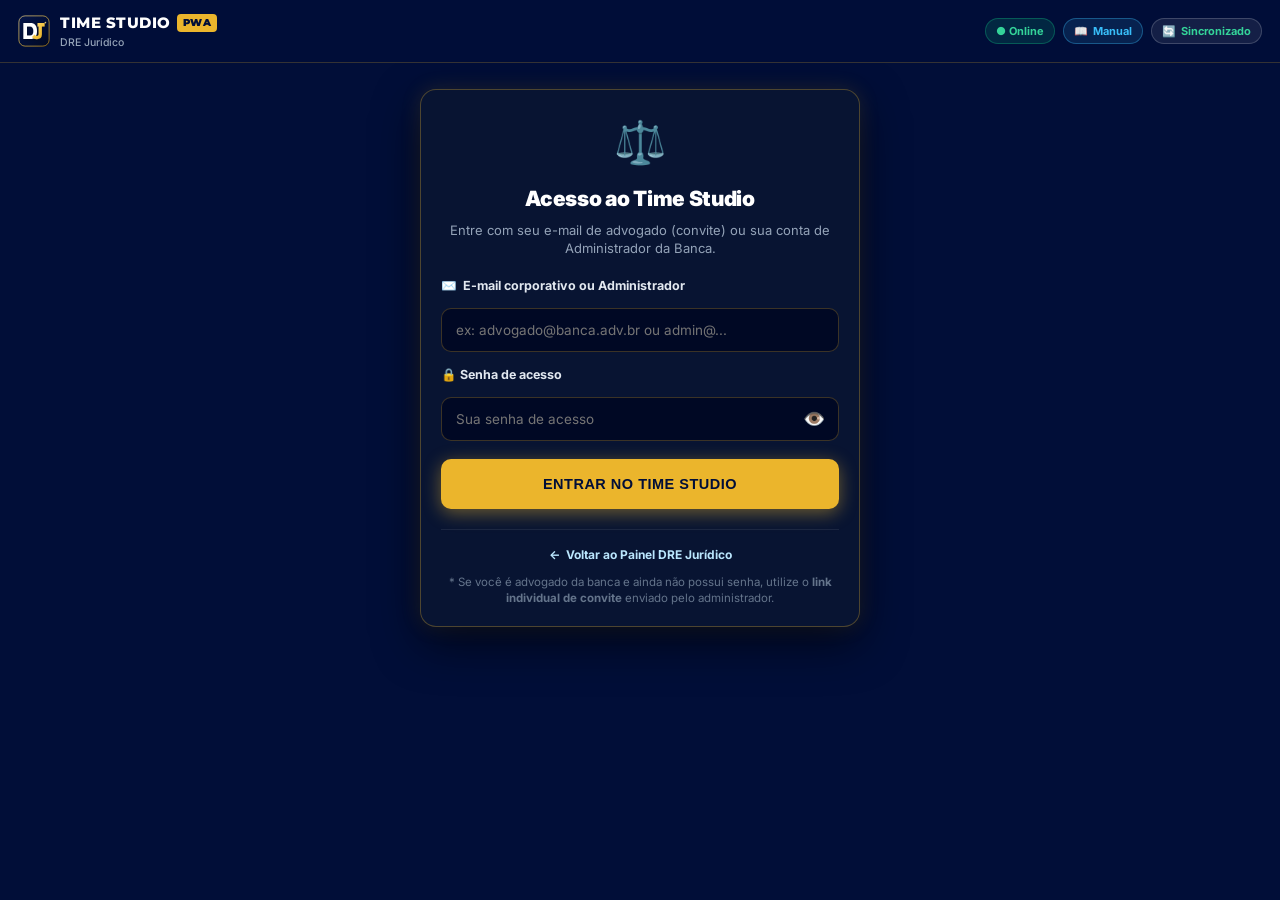
<file: hostinger_public_html/timestudio/index.html>
<!DOCTYPE html>
<html lang="pt-BR">
<head>
  <meta charset="UTF-8" />
  <meta name="viewport" content="width=device-width, initial-scale=1.0, maximum-scale=1.0, user-scalable=no, viewport-fit=cover" />
  <meta http-equiv="Cache-Control" content="no-cache, no-store, must-revalidate" />
  <meta http-equiv="Pragma" content="no-cache" />
  <meta http-equiv="Expires" content="0" />
  <title>Time Studio | DRE Jurídico</title>
  <meta name="description" content="Apontamento inteligente de horas por processo com cronômetro offline resiliente e sincronização automática." />
  <meta name="theme-color" content="#010E38" />
  <meta name="apple-mobile-web-app-capable" content="yes" />
  <meta name="apple-mobile-web-app-status-bar-style" content="black-translucent" />
  <meta name="apple-mobile-web-app-title" content="Time Studio" />
  <link rel="manifest" href="manifest.webmanifest" />
  <link rel="icon" type="image/svg+xml" href="icon-192.svg?v=20261031_dj" />
  <link rel="apple-touch-icon" href="icon-192.svg?v=20261031_dj" />
  <link rel="preconnect" href="https://fonts.googleapis.com" />
  <link rel="preconnect" href="https://fonts.gstatic.com" crossorigin />
  <link href="https://fonts.googleapis.com/css2?family=Inter:wght@400;500;600;700;800;900&family=Montserrat:wght@600;700;800;900&family=JetBrains+Mono:wght@600;700;800&display=swap" rel="stylesheet" />
  <style>
    :root {
      --brand-navy: #010E38;
      --brand-navy-dark: #000824;
      --brand-navy-card: #081432;
      --brand-gold: #EBB52C;
      --gold-hover: #F5C842;
      --text-white: #FFFFFF;
      --text-slate: #94A3B8;
      --bg-page: #010E38;
      --border-subtle: rgba(235, 181, 44, 0.22);
      --success-green: #10B981;
      --danger-red: #EF4444;
      --warning-amber: #F59E0B;
    }

    * {
      box-sizing: border-box;
      margin: 0;
      padding: 0;
      -webkit-tap-highlight-color: transparent;
    }

    body {
      font-family: 'Inter', -apple-system, BlinkMacSystemFont, sans-serif;
      background: var(--bg-page);
      color: var(--text-white);
      min-height: 100vh;
      display: flex;
      flex-direction: column;
      line-height: 1.5;
      overflow-x: hidden;
    }

    /* Top Bar */
    .top-bar {
      background: rgba(1, 14, 56, 0.95);
      backdrop-filter: blur(12px);
      border-bottom: 1px solid var(--border-subtle);
      padding: 12px 18px;
      display: flex;
      align-items: center;
      justify-content: space-between;
      position: sticky;
      top: 0;
      z-index: 100;
    }

    .brand-group {
      display: flex;
      align-items: center;
      gap: 10px;
    }

    .brand-logo {
      width: 32px;
      height: 32px;
    }

    .brand-title {
      display: flex;
      flex-direction: column;
    }

    .app-name {
      font-family: 'Montserrat', sans-serif;
      font-size: 15px;
      font-weight: 800;
      letter-spacing: 0.5px;
      color: #FFFFFF;
      display: flex;
      align-items: center;
      gap: 6px;
    }

    .gold-badge {
      background: var(--brand-gold);
      color: var(--brand-navy);
      font-size: 9.5px;
      font-weight: 900;
      padding: 2px 6px;
      border-radius: 4px;
      letter-spacing: 0.5px;
      text-transform: uppercase;
    }

    .app-sub {
      font-size: 10.5px;
      color: var(--text-slate);
      font-weight: 500;
    }

    .status-group {
      display: flex;
      align-items: center;
      gap: 8px;
    }

    .pill {
      font-size: 11px;
      font-weight: 700;
      padding: 4px 10px;
      border-radius: 20px;
      display: inline-flex;
      align-items: center;
      gap: 5px;
      white-space: nowrap;
    }

    .pill-online {
      background: rgba(16, 185, 129, 0.15);
      color: #34D399;
      border: 1px solid rgba(16, 185, 129, 0.35);
    }

    .pill-offline {
      background: rgba(245, 158, 11, 0.18);
      color: #FBBF24;
      border: 1px solid rgba(245, 158, 11, 0.4);
    }

    .pill-sync {
      background: rgba(255, 255, 255, 0.08);
      color: #E2E8F0;
      border: 1px solid rgba(255, 255, 255, 0.18);
      cursor: pointer;
    }

    .btn-logout {
      background: rgba(239, 68, 68, 0.12);
      border: 1px solid rgba(239, 68, 68, 0.3);
      color: #FCA5A5;
      padding: 4px 8px;
      border-radius: 6px;
      font-size: 11px;
      font-weight: 600;
      cursor: pointer;
      transition: all 0.2s;
    }

    .btn-logout:hover {
      background: #EF4444;
      color: #FFFFFF;
    }

    /* Container */
    .container {
      max-width: 600px;
      width: 100%;
      margin: 0 auto;
      padding: 16px 14px 40px;
      flex: 1;
      display: flex;
      flex-direction: column;
    }

    /* Tabs */
    .nav-tabs {
      display: flex;
      gap: 6px;
      background: rgba(8, 20, 50, 0.8);
      padding: 5px;
      border-radius: 12px;
      border: 1px solid var(--border-subtle);
      margin-bottom: 20px;
    }

    .nav-tab {
      flex: 1;
      text-align: center;
      padding: 10px 8px;
      border-radius: 8px;
      border: none;
      background: transparent;
      color: var(--text-slate);
      font-size: 12px;
      font-weight: 700;
      cursor: pointer;
      display: flex;
      align-items: center;
      justify-content: center;
      gap: 6px;
      transition: all 0.2s;
    }

    .nav-tab:hover {
      color: #FFFFFF;
      background: rgba(255, 255, 255, 0.04);
    }

    .nav-tab.active {
      background: var(--brand-gold);
      color: var(--brand-navy);
      font-weight: 800;
      box-shadow: 0 2px 10px rgba(235, 181, 44, 0.3);
    }

    /* Cards */
    .card {
      background: var(--brand-navy-card);
      border: 1px solid var(--border-subtle);
      border-radius: 16px;
      padding: 20px;
      margin-bottom: 20px;
      box-shadow: 0 8px 32px rgba(0, 0, 0, 0.35);
    }

    /* Timer Widget */
    .timer-container {
      text-align: center;
      display: flex;
      flex-direction: column;
      align-items: center;
      gap: 16px;
    }

    .timer-clock {
      font-family: 'JetBrains Mono', monospace;
      font-size: 48px;
      font-weight: 800;
      color: #FFFFFF;
      letter-spacing: 2px;
      background: rgba(0, 0, 0, 0.35);
      border: 2px solid rgba(235, 181, 44, 0.35);
      border-radius: 20px;
      padding: 16px 24px;
      width: 100%;
      text-shadow: 0 0 20px rgba(235, 181, 44, 0.3);
      user-select: none;
    }

    .timer-clock.running {
      border-color: var(--brand-gold);
      color: #FFFBEB;
      box-shadow: 0 0 30px rgba(235, 181, 44, 0.25);
    }

    .timer-clock.paused {
      border-color: var(--warning-amber);
      color: #FEF3C7;
      animation: pulse 1.5s infinite;
    }

    @keyframes pulse {
      0%, 100% { opacity: 1; }
      50% { opacity: 0.6; }
    }

    .timer-state-tag {
      font-size: 11.5px;
      font-weight: 800;
      text-transform: uppercase;
      letter-spacing: 1px;
      padding: 4px 12px;
      border-radius: 20px;
      display: inline-block;
    }

    .timer-state-tag.stopped { background: rgba(255, 255, 255, 0.08); color: #94A3B8; }
    .timer-state-tag.running { background: rgba(16, 185, 129, 0.2); color: #34D399; border: 1px solid rgba(16, 185, 129, 0.4); }
    .timer-state-tag.paused { background: rgba(245, 158, 11, 0.2); color: #FBBF24; border: 1px solid rgba(245, 158, 11, 0.4); }

    .timer-controls {
      display: flex;
      gap: 10px;
      width: 100%;
      justify-content: center;
      flex-wrap: wrap;
    }

    .btn {
      padding: 12px 20px;
      border-radius: 10px;
      border: none;
      font-size: 13.5px;
      font-weight: 800;
      cursor: pointer;
      display: inline-flex;
      align-items: center;
      justify-content: center;
      gap: 8px;
      transition: all 0.18s ease;
      min-height: 44px;
    }

    .btn-gold {
      background: var(--brand-gold);
      color: var(--brand-navy);
    }

    .btn-gold:hover {
      background: var(--gold-hover);
      box-shadow: 0 4px 16px rgba(235, 181, 44, 0.4);
      transform: translateY(-1px);
    }

    .btn-pause {
      background: rgba(245, 158, 11, 0.2);
      border: 1px solid rgba(245, 158, 11, 0.4);
      color: #FBBF24;
    }

    .btn-pause:hover {
      background: #F59E0B;
      color: #000;
    }

    .btn-stop {
      background: rgba(239, 68, 68, 0.2);
      border: 1px solid rgba(239, 68, 68, 0.4);
      color: #FCA5A5;
    }

    .btn-stop:hover {
      background: #EF4444;
      color: #FFF;
    }

    .btn-secondary {
      background: rgba(255, 255, 255, 0.08);
      border: 1px solid rgba(255, 255, 255, 0.16);
      color: #E2E8F0;
    }

    .btn-secondary:hover {
      background: rgba(255, 255, 255, 0.15);
      border-color: #FFF;
    }

    /* Forms */
    .form-group {
      display: flex;
      flex-direction: column;
      gap: 6px;
      margin-bottom: 14px;
      text-align: left;
      width: 100%;
    }

    .form-group label {
      font-size: 12px;
      font-weight: 700;
      color: #CBD5E1;
      display: flex;
      align-items: center;
      gap: 5px;
    }

    .form-control {
      width: 100%;
      padding: 10px 14px;
      border-radius: 10px;
      border: 1px solid rgba(235, 181, 44, 0.25);
      background: #000824;
      color: #FFFFFF;
      font-size: 13.5px;
      font-family: inherit;
      outline: none;
      transition: all 0.2s;
    }

    .form-control:focus {
      border-color: var(--brand-gold);
      box-shadow: 0 0 0 2px rgba(235, 181, 44, 0.25);
    }

    textarea.form-control {
      resize: vertical;
      min-height: 80px;
    }

    /* History Feed */
    .history-item {
      background: rgba(0, 0, 0, 0.3);
      border: 1px solid rgba(255, 255, 255, 0.08);
      border-radius: 12px;
      padding: 14px 16px;
      margin-bottom: 12px;
      display: flex;
      flex-direction: column;
      gap: 8px;
      transition: all 0.2s;
    }

    .history-item:hover {
      border-color: var(--border-subtle);
      background: rgba(0, 0, 0, 0.4);
    }

    .history-header {
      display: flex;
      justify-content: space-between;
      align-items: flex-start;
      gap: 8px;
    }

    .history-title {
      font-size: 13.5px;
      font-weight: 800;
      color: #FFFFFF;
    }

    .history-time {
      font-family: 'JetBrains Mono', monospace;
      font-size: 14px;
      font-weight: 800;
      color: var(--brand-gold);
      white-space: nowrap;
    }

    .history-desc {
      font-size: 12.5px;
      color: #94A3B8;
      line-height: 1.4;
    }

    .history-footer {
      display: flex;
      justify-content: space-between;
      align-items: center;
      padding-top: 6px;
      border-top: 1px solid rgba(255, 255, 255, 0.05);
      font-size: 11px;
      color: #64748B;
    }

    /* Badges */
    .badge-pending {
      background: rgba(245, 158, 11, 0.15);
      color: #FBBF24;
      border: 1px solid rgba(245, 158, 11, 0.3);
    }

    .badge-approved {
      background: rgba(16, 185, 129, 0.15);
      color: #34D399;
      border: 1px solid rgba(16, 185, 129, 0.3);
    }

    .badge-rejected {
      background: rgba(239, 68, 68, 0.15);
      color: #FCA5A5;
      border: 1px solid rgba(239, 68, 68, 0.3);
    }

    .badge-stage {
      background: rgba(14, 165, 233, 0.15);
      color: #38BDF8;
      border: 1px solid rgba(14, 165, 233, 0.3);
      font-size: 10.5px;
      font-weight: 700;
    }

    .badge-activity {
      background: rgba(168, 85, 247, 0.15);
      color: #C084FC;
      border: 1px solid rgba(168, 85, 247, 0.3);
      font-size: 10.5px;
      font-weight: 700;
    }

    /* Screen Views */
    .view-screen {
      display: none;
    }

    .view-screen.active {
      display: block;
      animation: fadeIn 0.25s ease-out;
    }

    @keyframes fadeIn {
      from { opacity: 0; transform: translateY(6px); }
      to { opacity: 1; transform: translateY(0); }
    }

    /* Alerts */
    .alert-box {
      border-radius: 10px;
      padding: 12px 14px;
      font-size: 12.5px;
      display: flex;
      align-items: flex-start;
      gap: 10px;
      margin-bottom: 16px;
    }

    .alert-info {
      background: rgba(2, 132, 199, 0.15);
      border: 1px solid rgba(2, 132, 199, 0.35);
      color: #BAE6FD;
    }

    .alert-success {
      background: rgba(16, 185, 129, 0.15);
      border: 1px solid rgba(16, 185, 129, 0.35);
      color: #A7F3D0;
    }

    .alert-warning {
      background: rgba(245, 158, 11, 0.15);
      border: 1px solid rgba(245, 158, 11, 0.35);
      color: #FDE68A;
    }

    .alert-error {
      background: rgba(239, 68, 68, 0.15);
      border: 1px solid rgba(239, 68, 68, 0.35);
      color: #FECACA;
    }

    /* Lembrete Anti-Esquecimento */
    .reminder-settings-box {
      width: 100%;
      background: rgba(0, 8, 36, 0.65);
      border: 1px solid rgba(235, 181, 44, 0.22);
      border-radius: 10px;
      padding: 10px 14px;
      margin-top: 10px;
      display: flex;
      flex-direction: column;
      gap: 8px;
    }
    .reminder-settings-header {
      display: flex;
      justify-content: space-between;
      align-items: center;
      font-size: 11.5px;
      color: #CBD5E1;
      flex-wrap: wrap;
      gap: 6px;
    }
    .reminder-btn-group {
      display: flex;
      gap: 6px;
      flex-wrap: wrap;
    }
    .btn-reminder-choice {
      background: rgba(255, 255, 255, 0.05);
      border: 1px solid rgba(255, 255, 255, 0.12);
      color: #94A3B8;
      padding: 4px 10px;
      border-radius: 6px;
      font-size: 11px;
      font-weight: 700;
      cursor: pointer;
      transition: all 0.18s ease;
      font-family: inherit;
    }
    .btn-reminder-choice:hover {
      background: rgba(235, 181, 44, 0.15);
      color: #FFF;
      border-color: rgba(235, 181, 44, 0.35);
    }
    .btn-sound-choice {
      background: rgba(255, 255, 255, 0.06);
      border: 1px solid rgba(255, 255, 255, 0.16);
      color: #CBD5E1;
      padding: 6px 12px;
      border-radius: 8px;
      font-size: 11.5px;
      font-weight: 700;
      cursor: pointer;
      transition: all 0.2s cubic-bezier(0.4, 0, 0.2, 1);
      font-family: inherit;
      display: inline-flex;
      align-items: center;
      gap: 6px;
      user-select: none;
    }
    .btn-sound-choice:hover {
      background: rgba(235, 181, 44, 0.16);
      color: #FFFFFF;
      border-color: rgba(235, 181, 44, 0.45);
      transform: translateY(-1px);
    }
    .btn-sound-choice.active {
      background: rgba(235, 181, 44, 0.28) !important;
      color: var(--brand-gold, #EBB52C) !important;
      border-color: var(--brand-gold, #EBB52C) !important;
      box-shadow: 0 0 12px rgba(235, 181, 44, 0.4) !important;
      font-weight: 800;
    }

    .btn-reminder-choice.active {
      background: rgba(235, 181, 44, 0.22);
      color: var(--brand-gold);
      border-color: var(--brand-gold);
      box-shadow: 0 0 8px rgba(235, 181, 44, 0.25);
    }

    
    /* Destaque Visual e Sonoro do Temporizador (UX/UI Anti-Esquecimento) */
    .timer-clock.reminder-alert {
      border-color: #F59E0B !important;
      color: #FEF08A !important;
      animation: timerClockPulse 1.2s infinite ease-in-out !important;
    }

    @keyframes timerClockPulse {
      0%, 100% {
        transform: scale(1);
        box-shadow: 0 0 25px rgba(245, 158, 11, 0.45), 0 0 0 0 rgba(235, 181, 44, 0.6);
        border-color: var(--brand-gold, #EBB52C);
      }
      50% {
        transform: scale(1.025);
        box-shadow: 0 0 45px rgba(245, 158, 11, 0.75), 0 0 0 6px rgba(235, 181, 44, 0.35);
        border-color: #FDE047;
        background: rgba(235, 181, 44, 0.12);
      }
    }

    .timer-alert-badge {
      display: inline-flex;
      align-items: center;
      gap: 6px;
      background: rgba(245, 158, 11, 0.2);
      border: 1px solid #F59E0B;
      color: #FDE047;
      padding: 5px 14px;
      border-radius: 20px;
      font-size: 11.5px;
      font-weight: 800;
      margin-bottom: 8px;
      box-shadow: 0 0 15px rgba(245, 158, 11, 0.35);
      animation: pulseAlert 1.6s infinite ease-in-out;
    }

    .btn-test-chime {
      background: rgba(235, 181, 44, 0.15);
      border: 1px solid rgba(235, 181, 44, 0.35);
      color: var(--brand-gold, #EBB52C);
      padding: 3px 8px;
      border-radius: 6px;
      font-size: 11px;
      font-weight: 700;
      cursor: pointer;
      display: inline-flex;
      align-items: center;
      gap: 4px;
      transition: all 0.18s ease;
      font-family: inherit;
    }

    .btn-test-chime:hover {
      background: rgba(235, 181, 44, 0.3);
      color: #FFFFFF;
      border-color: var(--brand-gold, #EBB52C);
      transform: translateY(-1px);
    }

    .btn-chime-replay {
      background: rgba(255, 255, 255, 0.08);
      border: 1px solid rgba(255, 255, 255, 0.18);
      color: #E2E8F0;
      padding: 6px 12px;
      border-radius: 6px;
      font-size: 11.5px;
      font-weight: 700;
      cursor: pointer;
      display: inline-flex;
      align-items: center;
      gap: 6px;
      transition: all 0.18s ease;
      font-family: inherit;
    }

    .btn-chime-replay:hover {
      background: rgba(235, 181, 44, 0.2);
      border-color: var(--brand-gold, #EBB52C);
      color: var(--brand-gold, #EBB52C);
    }
    .btn-time-quick {
      background: transparent;
      border: none;
      color: var(--brand-gold, #EBB52C);
      font-size: 10.5px;
      font-weight: 700;
      cursor: pointer;
      padding: 0;
      text-decoration: underline;
      opacity: 0.85;
      transition: opacity 0.15s ease;
      font-family: inherit;
    }
    .btn-time-quick:hover {
      opacity: 1;
      color: #FDE047;
    }


    /* Modal / Toast Flutuante de Alerta */
    .reminder-modal-overlay {
      position: fixed;
      top: 0;
      left: 0;
      right: 0;
      bottom: 0;
      background: rgba(0, 4, 18, 0.78);
      backdrop-filter: blur(8px);
      display: flex;
      align-items: center;
      justify-content: center;
      z-index: 9999;
      padding: 16px;
      animation: fadeIn 0.2s ease-out;
    }
    .reminder-modal-box {
      background: #081432;
      border: 2px solid var(--brand-gold);
      border-radius: 14px;
      max-width: 480px;
      width: 100%;
      padding: 24px;
      box-shadow: 0 20px 50px rgba(0, 0, 0, 0.65), 0 0 25px rgba(235, 181, 44, 0.2);
      display: flex;
      flex-direction: column;
      gap: 14px;
    }
    .reminder-modal-header {
      display: flex;
      align-items: center;
      gap: 12px;
    }
    .reminder-modal-icon {
      font-size: 32px;
      line-height: 1;
      animation: pulseAlert 1.6s infinite ease-in-out;
    }
    @keyframes pulseAlert {
      0%, 100% { transform: scale(1); }
      50% { transform: scale(1.15); }
    }
    .reminder-modal-title {
      font-size: 17px;
      font-weight: 800;
      color: #FFFFFF;
    }
    .reminder-modal-time {
      font-size: 13px;
      color: var(--brand-gold);
      font-weight: 700;
      margin-top: 2px;
    }
    .reminder-modal-body {
      background: rgba(0, 0, 0, 0.35);
      border: 1px solid rgba(255, 255, 255, 0.08);
      border-radius: 8px;
      padding: 12px 14px;
      font-size: 12.5px;
      color: #CBD5E1;
      line-height: 1.5;
    }
    .reminder-modal-actions {
      display: flex;
      gap: 10px;
      flex-wrap: wrap;
      margin-top: 4px;
    }
  </style>
<style>

/* Time Studio Mobile Login Enhancements */
#screen-login .card {
  max-width: 440px !important;
  margin: 10px auto !important;
  box-shadow: 0 16px 45px rgba(0, 0, 0, 0.6), 0 0 20px rgba(235, 181, 44, 0.15) !important;
  border: 1px solid rgba(235, 181, 44, 0.3) !important;
}
#screen-login .btn-gold {
  min-height: 50px !important;
  font-size: 14.5px !important;
  font-weight: 900 !important;
  text-transform: uppercase !important;
  letter-spacing: 0.5px !important;
  display: flex !important;
  align-items: center !important;
  justify-content: center !important;
  gap: 8px !important;
  box-shadow: 0 4px 18px rgba(235, 181, 44, 0.45) !important;
}

</style>
</head>
<body>

  <!-- Top Bar -->
  <header class="top-bar">
    <div class="brand-group">
      <img src="icon-192.svg" alt="Time Studio Logo" class="brand-logo" />
      <div class="brand-title">
        <div class="app-name">
          TIME STUDIO
          <span class="gold-badge">PWA</span>
        </div>
        <span class="app-sub" id="hdr-office">DRE Jurídico</span>
      </div>
    </div>

    <div class="status-group">
      <span class="pill pill-online" id="status-online">● Online</span>
      <a href="../manual/" target="_blank" rel="noopener noreferrer" class="pill" title="Manual Operacional Interativo" style="text-decoration:none;background:rgba(56,189,248,0.12);border:1px solid rgba(56,189,248,0.35);color:#38BDF8;font-size:11px;font-weight:700;display:inline-flex;align-items:center;gap:5px;cursor:pointer;"><span>📖</span><span>Manual</span></a>
      <span class="pill pill-sync" id="status-sync" title="Clique para sincronizar fila de apontamentos">
        <span id="sync-icon">🔄</span>
        <span id="sync-label">Sincronizado</span>
      </span>
      <button type="button" class="btn-logout" id="btn-logout" style="display:none;" title="Sair da conta">Sair</button>
    </div>
  </header>

  <!-- Main Container -->
  <main class="container">

    <!-- SCREEN 1: Ativação de Convite (Invite Flow) -->
    <section id="screen-invite" class="view-screen">
      <div class="card" style="text-align:center;">
        <span style="font-size:42px;display:inline-block;margin-bottom:10px;">✉️</span>
        <h2 style="font-size:20px;font-weight:900;color:var(--brand-gold);margin-bottom:6px;">Convite Time Studio</h2>
        <p style="font-size:13px;color:#94A3B8;margin-bottom:20px;">Você foi convidado para apontar suas horas na banca jurídica.</p>

        <div class="alert-box alert-info" id="invite-info" style="text-align:left;">
          <div>
            <strong id="invite-prof-name" style="color:#FFF;display:block;">Carregando profissional...</strong>
            <span id="invite-office-name" style="font-size:11.5px;color:#BAE6FD;display:block;">Banca Jurídica</span>
            <span id="invite-email" style="font-size:11.5px;color:#94A3B8;display:block;margin-top:2px;">email@adv.br</span>
          </div>
        </div>

        <form id="form-accept-invite" style="text-align:left;">
          <div class="form-group">
            <label for="invite-password">Criar Senha de Acesso (mínimo 6 caracteres)</label>
            <input type="password" id="invite-password" class="form-control" placeholder="Sua senha segura" minlength="6" required />
          </div>
          <div class="form-group">
            <label for="invite-password-confirm">Confirmar Senha</label>
            <input type="password" id="invite-password-confirm" class="form-control" placeholder="Repita a senha" minlength="6" required />
          </div>
          <button type="submit" class="btn btn-gold" style="width:100%;margin-top:10px;">Ativar e Acessar Time Studio</button>
        </form>
        <p id="invite-error" class="alert-box alert-error" style="display:none;margin-top:14px;"></p>
      </div>
    </section>

        <!-- SCREEN 2: Login do Profissional / Advogado / Administrador -->
    <section id="screen-login" class="view-screen">
      <div class="card" style="text-align:center;max-width:440px;margin:20px auto;">
        <span style="font-size:42px;display:inline-block;margin-bottom:10px;">⚖️</span>
        <h2 style="font-size:21px;font-weight:900;color:#FFFFFF;margin-bottom:6px;letter-spacing:-0.3px;">Acesso ao Time Studio</h2>
        <p style="font-size:13px;color:#94A3B8;margin-bottom:20px;line-height:1.4;">
          Entre com seu e-mail de advogado (convite) ou sua conta de Administrador da Banca.
        </p>

        <!-- Card de Sessão DRE Detectada (SSO Rápido) -->
        <div id="box-sso-detected" style="display:none;background:rgba(235,181,44,0.08);border:1px solid rgba(235,181,44,0.35);border-radius:10px;padding:14px;margin-bottom:18px;text-align:left;">
          <div style="display:flex;align-items:center;gap:10px;margin-bottom:10px;">
            <span style="font-size:22px;">⚡</span>
            <div>
              <strong style="color:var(--brand-gold,#EBB52C);font-size:13px;display:block;">Sessão Ativa no DRE Jurídico</strong>
              <span style="font-size:11.5px;color:#BAE6FD;">Detectamos que você já está conectado no painel principal.</span>
            </div>
          </div>
          <button type="button" id="btn-sso-login" class="btn btn-gold" style="width:100%;min-height:42px;font-size:13px;font-weight:800;display:flex;align-items:center;justify-content:center;gap:8px;">
            <span>Acessar com Minha Conta DRE (1 Clique)</span>
          </button>
          <div style="text-align:center;margin-top:10px;">
            <span style="font-size:11px;color:#64748B;">— ou entre com outro e-mail abaixo —</span>
          </div>
        </div>

        <form id="form-login" style="text-align:left;">
          <div class="form-group" style="margin-bottom:14px;">
            <label for="login-email" style="font-size:12.5px;font-weight:700;color:#E2E8F0;display:flex;align-items:center;gap:6px;margin-bottom:6px;">
              <span>✉️</span> E-mail corporativo ou Administrador
            </label>
            <input type="email" id="login-email" class="form-control" placeholder="ex: advogado@banca.adv.br ou admin@..." required style="height:44px;font-size:13.5px;" />
          </div>

          <div class="form-group" style="margin-bottom:18px;">
            <label for="login-password" style="font-size:12.5px;font-weight:700;color:#E2E8F0;display:block;margin-bottom:6px;">
              <span>🔒</span> Senha de acesso
            </label>
            <div style="position:relative;display:flex;align-items:center;">
              <input type="password" id="login-password" class="form-control" placeholder="Sua senha de acesso" required style="height:44px;font-size:13.5px;padding-right:44px;width:100%;" />
              <button type="button" id="btn-toggle-pwd" title="Mostrar ou ocultar senha" aria-label="Mostrar ou ocultar senha" style="position:absolute;right:8px;top:50%;transform:translateY(-50%);background:none;border:none;color:#94A3B8;cursor:pointer;font-size:18px;padding:6px;display:flex;align-items:center;justify-content:center;border-radius:6px;transition:color 0.2s;" tabindex="0">
                <span id="toggle-pwd-icon">👁️</span>
              </button>
            </div>
          </div>

          <button type="submit" id="btn-submit-login" class="btn btn-gold" style="width:100%;margin-top:6px;min-height:48px;font-size:14px;font-weight:800;">
            <span id="login-btn-text">Entrar no Time Studio</span>
          </button>
        </form>

        <!-- Mensagem de Erro Inteligente com UX Auxiliar -->
        <div id="login-error" class="alert-box alert-error" style="display:none;margin-top:16px;text-align:left;font-size:12.5px;line-height:1.45;border-radius:8px;"></div>

        <div style="margin-top:20px;padding-top:16px;border-top:1px solid rgba(255,255,255,0.08);display:flex;flex-direction:column;gap:10px;text-align:center;">
          <a href="/" style="font-size:12px;font-weight:700;color:#BAE6FD;text-decoration:none;display:inline-flex;align-items:center;justify-content:center;gap:6px;">
            <span>←</span> Voltar ao Painel DRE Jurídico
          </a>
          <span style="font-size:11.5px;color:#64748B;line-height:1.4;">
            * Se você é advogado da banca e ainda não possui senha, utilize o <strong>link individual de convite</strong> enviado pelo administrador.
          </span>
        </div>
      </div>
    </section>

    <!-- SCREEN 3: Dashboard Principal do Profissional -->
    <section id="screen-app" class="view-screen">
      
      <!-- Navegação Interna -->
      <nav class="nav-tabs">
        <button type="button" class="nav-tab active" data-tab="tab-timer">
          <span>⏱️</span> Cronômetro
        </button>
        <button type="button" class="nav-tab" data-tab="tab-manual">
          <span>✍️</span> Apontar Manual
        </button>
        <button type="button" class="nav-tab" data-tab="tab-history">
          <span>📋</span> Histórico (<span id="history-count">0</span>)
        </button>
      </nav>

      <!-- PANE 1: CRONÔMETRO -->
      <div id="tab-timer" class="tab-pane">
        <div class="card">
          <div class="timer-container">
            <div style="display:flex;justify-content:space-between;align-items:center;width:100%;">
              <span style="font-size:12px;font-weight:700;color:#CBD5E1;">Caso / Contrato em Atendimento</span>
              <div style="display:flex;align-items:center;gap:8px;">
                <span id="timer-state-badge" class="timer-state-tag stopped">Pronto para iniciar</span>
              </div>
            </div>

            <div class="form-group" style="margin-bottom:0;width:100%;">
              <select id="timer-contract" class="form-control" required>
                <option value="">Selecione o Contrato / Processo...</option>
              </select>
            </div>

            <div style="display:grid;grid-template-columns:1fr 1fr;gap:10px;width:100%;margin-top:10px;">
              <div class="form-group" style="margin-bottom:0;">
                <label for="timer-stage" style="font-size:11px;font-weight:700;color:#CBD5E1;display:block;margin-bottom:4px;">Etapa Processual</label>
                <select id="timer-stage" class="form-control" style="font-size:12.5px;">
                  <option value="">Selecione o Contrato primeiro...</option>
                </select>
              </div>
              <div class="form-group" style="margin-bottom:0;">
                <label for="timer-activity" style="font-size:11px;font-weight:700;color:#CBD5E1;display:block;margin-bottom:4px;">Tipo de Atividade</label>
                <select id="timer-activity" class="form-control" style="font-size:12.5px;">
                  <option value="Petição / Manifestação">Petição / Manifestação</option>
                  <option value="Audiência / Sessão">Audiência / Sessão</option>
                  <option value="Análise de Documentos / Provas">Análise Documental</option>
                  <option value="Pesquisa Jurídica / Jurisprudência">Pesquisa Jurídica</option>
                  <option value="Atendimento / Reunião">Atendimento / Reunião</option>
                  <option value="Diligência / Despacho com Juiz">Diligência / Despacho</option>
                  <option value="Gestão de Prazos / Diligência Interna">Gestão de Prazos</option>
                  <option value="Outro Ato Processual">Outro Ato</option>
                </select>
              </div>
            </div>

            <div id="timer-alert-badge" class="timer-alert-badge" style="display:none;">
              <span class="pulse-icon">🔔</span> <strong>Tempo Selecionado Atingido!</strong> Verifique o temporizador.
            </div>
            <div class="timer-clock" id="timer-display">00:00:00</div>

            <div class="timer-controls">
              <button type="button" class="btn btn-gold" id="btn-timer-start" style="flex:1;">
                <span>▶</span> Iniciar Horas
              </button>
              <button type="button" class="btn btn-pause" id="btn-timer-pause" style="display:none;flex:1;">
                <span>⏸</span> Pausar
              </button>
              <button type="button" class="btn btn-gold" id="btn-timer-resume" style="display:none;flex:1;">
                <span>▶</span> Retomar
              </button>
              <button type="button" class="btn btn-stop" id="btn-timer-stop" style="display:none;flex:1;">
                <span>⏹</span> Finalizar & Gravar
              </button>
            </div>

            <div class="form-group" style="margin-top:8px;width:100%;">
              <label for="timer-desc">Descrição do Ato Praticado (opcional)</label>
              <textarea id="timer-desc" class="form-control" placeholder="Ex: Análise de contestação e elaboração de réplica no processo..."></textarea>
            </div>

            <!-- Configuração Inteligente de Lembrete Periódico (Anti-Esquecimento) -->
            <div class="reminder-settings-box">
              <div class="reminder-settings-header">
                <span style="display:flex;align-items:center;gap:6px;">
                  <span>🔔</span>
                  <strong>Lembrete Anti-Esquecimento:</strong>
                </span>
                <div style="display:flex;align-items:center;gap:8px;">
                  <button type="button" id="btn-test-reminder-sound" class="btn-test-chime" onclick="window.testChimeSound(event)" title="Clique para ouvir o som do alarme agora">
                    🔊 Testar Som
                  </button>
                  <span id="reminder-status-pill" class="pill" style="font-size:10px;padding:2px 8px;background:rgba(235,181,44,0.15);color:var(--brand-gold);font-weight:700;">A cada 60 min</span>
                </div>
              </div>
              <div class="reminder-btn-group" role="group" aria-label="Intervalo de lembrete do cronômetro">
                <button type="button" class="btn-reminder-choice" data-interval="30">30 min</button>
                <button type="button" class="btn-reminder-choice" data-interval="45">45 min</button>
                <button type="button" class="btn-reminder-choice active" data-interval="60">60 min ★</button>
                <button type="button" class="btn-reminder-choice" data-interval="90">90 min</button>
                <button type="button" class="btn-reminder-choice" data-interval="120">2 horas</button>
                <button type="button" class="btn-reminder-choice" data-interval="0">Desativado</button>
              </div>
                            <!-- Escolha de Toques Sonoros Executivos (3 Opções) -->
              <div style="margin-top:12px;padding-top:10px;border-top:1px solid rgba(255,255,255,0.08);display:flex;align-items:center;justify-content:space-between;flex-wrap:wrap;gap:8px;">
                <div style="display:flex;align-items:center;gap:6px;">
                  <span style="font-size:11.5px;font-weight:700;color:#CBD5E1;display:flex;align-items:center;gap:5px;">
                    <span>🎵</span> Toque do Alarme:
                  </span>
                  <span id="reminder-sound-status" class="pill" style="font-size:10px;padding:2px 8px;background:rgba(235,181,44,0.12);color:var(--brand-gold);font-weight:700;border:1px solid rgba(235,181,44,0.3);">Sino Cristalino 🔔</span>
                </div>
                <div class="reminder-sound-group" style="display:flex;align-items:center;gap:8px;flex-wrap:wrap;">
                  <button type="button" id="btn-sound-cristalino" class="btn-sound-choice active" data-sound="cristalino" onclick="window.selectChimeSound('cristalino', event)" title="Sino suave e cristalino com harmônicos">
                    <span>🔔</span> Sino Cristalino
                  </button>
                  <button type="button" id="btn-sound-dingdong" class="btn-sound-choice" data-sound="dingdong" onclick="window.selectChimeSound('dingdong', event)" title="Clássico ding-dong duplo executivo">
                    <span>🛎️</span> Ding-Dong
                  </button>
                  <button type="button" id="btn-sound-arpejo" class="btn-sound-choice" data-sound="arpejo" onclick="window.selectChimeSound('arpejo', event)" title="Tríade moderna e harmônica">
                    <span>✨</span> Arpejo Moderno
                  </button>
                </div>
              </div>
            </div>
          </div>
        </div>

        <div class="alert-box alert-info">
          <span>💡</span>
          <div>
            <strong>Persistência de Sessão Garantida:</strong>
            O cronômetro calcula o tempo decorrido com base no relógio do sistema. Você pode fechar o aplicativo, navegar em outros apps ou reiniciar o celular sem perder a contagem das suas horas.
          </div>
        </div>
      </div>

      <!-- PANE 2: APONTAMENTO MANUAL -->
      <div id="tab-manual" class="tab-pane" style="display:none;">
        <div class="card">
          <div style="display:flex;justify-content:space-between;align-items:center;flex-wrap:wrap;gap:10px;margin-bottom:14px;">
            <h3 style="font-size:16px;font-weight:800;color:var(--brand-gold);margin:0;display:flex;align-items:center;gap:8px;">
              <span>✍️</span> Registro Manual Retroativo
            </h3>
            
          </div>
          <form id="form-manual">
            <div class="form-group">
              <label for="manual-contract">Contrato / Processo Atendido</label>
              <select id="manual-contract" class="form-control" required>
                <option value="">Selecione o Contrato...</option>
              </select>
            </div>

            <div style="display:grid;grid-template-columns:1fr 1fr;gap:12px;">
              <div class="form-group">
                <label for="manual-stage">Etapa Processual</label>
                <select id="manual-stage" class="form-control" style="font-size:12.5px;">
                  <option value="">Selecione o Contrato primeiro...</option>
                </select>
              </div>
              <div class="form-group">
                <label for="manual-activity">Tipo de Atividade</label>
                <select id="manual-activity" class="form-control" style="font-size:12.5px;">
                  <option value="Petição / Manifestação">Petição / Manifestação</option>
                  <option value="Audiência / Sessão">Audiência / Sessão</option>
                  <option value="Análise de Documentos / Provas">Análise Documental</option>
                  <option value="Pesquisa Jurídica / Jurisprudência">Pesquisa Jurídica</option>
                  <option value="Atendimento / Reunião">Atendimento / Reunião</option>
                  <option value="Diligência / Despacho com Juiz">Diligência / Despacho</option>
                  <option value="Gestão de Prazos / Diligência Interna">Gestão de Prazos</option>
                  <option value="Outro Ato Processual">Outro Ato</option>
                </select>
              </div>
            </div>

            <div style="display:grid;grid-template-columns:1fr 1fr 1fr;gap:10px;">
              <div class="form-group">
                <div style="display:flex;justify-content:space-between;align-items:center;">
                  <label for="manual-start" style="font-size:11.5px;">Início (opcional)</label>
                  <button type="button" id="btn-set-now-start" class="btn-time-quick" title="Ajustar início para 1h atrás">1h atrás</button>
                </div>
                <input type="time" id="manual-start" class="form-control" />
              </div>
              <div class="form-group">
                <div style="display:flex;justify-content:space-between;align-items:center;">
                  <label for="manual-end" style="font-size:11.5px;">Término (opcional)</label>
                  <button type="button" id="btn-set-now-end" class="btn-time-quick" title="Ajustar término para o horário atual">Agora</button>
                </div>
                <input type="time" id="manual-end" class="form-control" />
              </div>
              <div class="form-group">
                <label for="manual-pause" style="font-size:11.5px;">Pausa (min)</label>
                <input type="number" id="manual-pause" class="form-control" min="0" placeholder="0" value="0" />
              </div>
            </div>

            <div style="display:grid;grid-template-columns:1fr 1fr;gap:12px;">
              <div class="form-group">
                <label for="manual-date">Data do Trabalho</label>
                <input type="date" id="manual-date" class="form-control" required />
              </div>
              <div class="form-group">
                <div style="display:flex;justify-content:space-between;align-items:center;">
                  <label for="manual-minutes">Tempo Trabalhado (min)</label>
                  <span id="manual-minutes-badge" class="pill" style="font-size:11px;font-weight:700;background:rgba(235,181,44,0.18);color:var(--brand-gold);padding:2px 8px;">1h 00min</span>
                </div>
                <input type="number" id="manual-minutes" class="form-control" min="1" max="1440" placeholder="Ex: 60 (1 hora)" required />
                <div id="manual-calc-hint" style="font-size:11px;color:#94A3B8;margin-top:4px;">
                  ⚡ Calculado automaticamente pelos horários. Você pode alterar livremente.
                </div>
              </div>
            </div>

            <div class="form-group">
              <label for="manual-desc">Detalhamento da Atividade</label>
              <textarea id="manual-desc" class="form-control" placeholder="Descreva os atos processuais ou consultoria realizados..." required></textarea>
            </div>

            <button type="submit" class="btn btn-gold" style="width:100%;margin-top:6px;">
              <span>💾</span> Salvar Apontamento
            </button>
          </form>
          <p id="manual-feedback" class="alert-box alert-success" style="display:none;margin-top:14px;"></p>
        </div>
      </div>

      <!-- PANE 3: HISTÓRICO & FILA DE SINCRONIZAÇÃO -->
      <div id="tab-history" class="tab-pane" style="display:none;">
        <!-- Status de Fila Offline -->
        <div class="card" style="padding:14px 16px;margin-bottom:14px;display:flex;justify-content:space-between;align-items:center;flex-wrap:wrap;gap:10px;">
          <div>
            <strong style="font-size:13px;display:block;color:#FFF;">Fila Local de Sincronização</strong>
            <span style="font-size:11.5px;color:#94A3B8;" id="queue-status-text">0 apontamentos pendentes</span>
          </div>
          <button type="button" class="btn btn-secondary" id="btn-sync-now" style="padding:6px 14px;font-size:12px;min-height:36px;">
            <span>🔄</span> Sincronizar Agora
          </button>
        </div>

        <!-- Lista de Apontamentos -->
        <div id="history-list">
          <p style="text-align:center;color:#64748B;font-size:13px;padding:20px;">Carregando histórico...</p>
        </div>
      </div>

    </section>

  </main>

  <!-- Modal Flutuante Anti-Esquecimento -->
  <div id="reminder-modal" class="reminder-modal-overlay" style="display:none;" role="dialog" aria-modal="true" aria-labelledby="reminder-modal-title-text">
    <div class="reminder-modal-box">
      <div class="reminder-modal-header">
        <span class="reminder-modal-icon">⏱️</span>
        <div>
          <h3 id="reminder-modal-title-text" class="reminder-modal-title">Cronômetro em Andamento</h3>
          <div id="reminder-modal-time-text" class="reminder-modal-time">Sessão ativa há 60 minutos</div>
        </div>
      </div>
      <div class="reminder-modal-body">
        <div style="margin-bottom:6px;">
          <strong style="color:#FFF;">Contrato:</strong> <span id="reminder-contract-label">—</span>
        </div>
        <div style="margin-bottom:6px;">
          <strong style="color:#FFF;">Atividade:</strong> <span id="reminder-activity-label">—</span>
        </div>
        <div id="reminder-overtime-note" style="display:none;margin-top:8px;padding:8px 10px;background:rgba(239,68,68,0.18);border:1px solid rgba(239,68,68,0.35);border-radius:6px;color:#FCA5A5;font-size:12px;">
          ⚠️ <strong>Atenção:</strong> Esta sessão ultrapassou 4 horas ininterruptas. Caso tenha esquecido o cronômetro aberto, finalize e informe o tempo real do ato.
        </div>
        <div style="display:flex;justify-content:flex-end;margin-top:10px;">
          <button type="button" id="btn-replay-reminder-sound" class="btn-chime-replay" title="Tocar som de alerta novamente">
            🔊 Ouvir Alerta Novamente
          </button>
        </div>
      </div>
      <div class="reminder-modal-actions">
        <button type="button" id="btn-reminder-continue" class="btn btn-gold" style="flex:1;">
          <span>▶</span> Continuar Trabalhando
        </button>
        <button type="button" id="btn-reminder-pause" class="btn btn-pause" style="flex:1;">
          <span>⏸️</span> Pausar Temporizador
        </button>
        <button type="button" id="btn-reminder-stop" class="btn btn-stop" style="flex:1;">
          <span>⏹</span> Finalizar & Salvar
        </button>
      </div>
    </div>
  </div>

  <script src="app.js?v=20261030_v21"></script>
</body>
</html>
</file>
